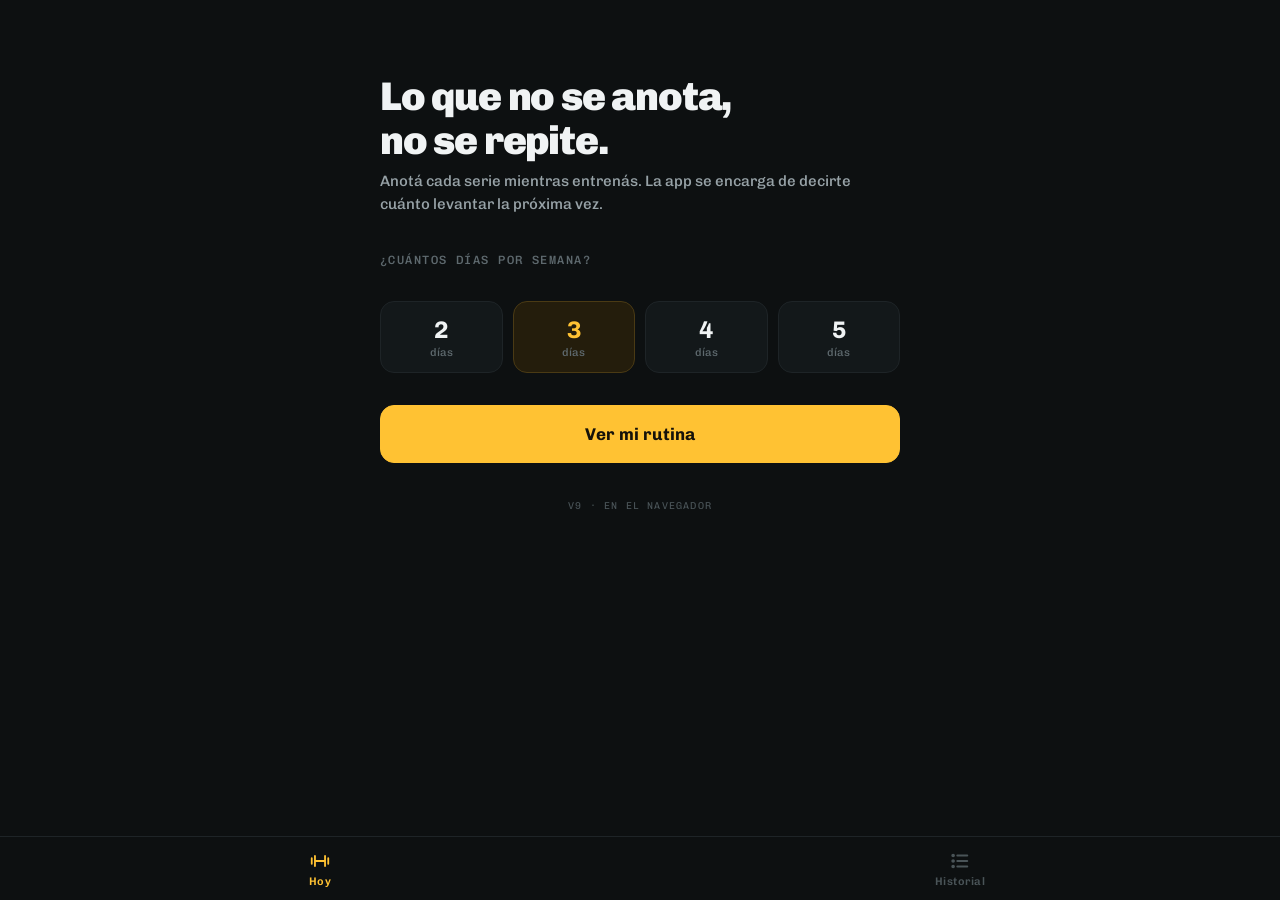
<file: index.html>
<!DOCTYPE html>
<html lang="es-AR">
<head>
<meta charset="utf-8">
<meta name="viewport" content="width=device-width, initial-scale=1, viewport-fit=cover">
<title>Fitapp</title>
<meta name="description" content="Registrá tus entrenamientos. Funciona sin señal.">

<link rel="manifest" href="manifest.webmanifest">

<!-- Las fuentes vienen de Google. El service worker las guarda en la primera apertura con
     señal, así que después funcionan en el subsuelo. Si aun así no llegaran, las pilas de
     respaldo de estilos.css hacen que la app se vea bien igual, solo que con otra letra. -->
<link rel="preconnect" href="https://fonts.googleapis.com">
<link rel="preconnect" href="https://fonts.gstatic.com" crossorigin>
<link rel="stylesheet" href="https://fonts.googleapis.com/css2?family=Chivo:wght@400;500;600;700;900&family=Chivo+Mono:wght@400;500;700&display=swap">

<link rel="stylesheet" href="estilos.css">

<!-- iOS ignora buena parte del manifest. Estas son las que hacen que, al agregarla a la
     pantalla de inicio en iPhone, abra sin la barra de Safari y respete los bordes. -->
<meta name="apple-mobile-web-app-capable" content="yes">
<meta name="apple-mobile-web-app-status-bar-style" content="black-translucent">
<meta name="apple-mobile-web-app-title" content="Fitapp">
<link rel="apple-touch-icon" href="icons/icon-180.png">
<meta name="theme-color" content="#0D1011">
</head>
<body>

<div id="cargando" class="cargando">Cargando…</div>

<div id="error" class="error-fatal" hidden></div>

<main id="app" hidden>
  <!-- Pantalla 1 · Qué entrenar hoy (o la bienvenida, la primera vez) -->
  <section id="pantalla-hoy" class="pantalla"></section>

  <!-- Pantalla 2 · La sesión en curso. Es la que importa. -->
  <section id="pantalla-sesion" class="pantalla" hidden></section>

  <!-- Pantalla 3 · Historial -->
  <section id="pantalla-historial" class="pantalla" hidden></section>
</main>

<nav id="navegacion" class="nav" hidden></nav>

<script type="module" src="app.js"></script>
</body>
</html>
</file>
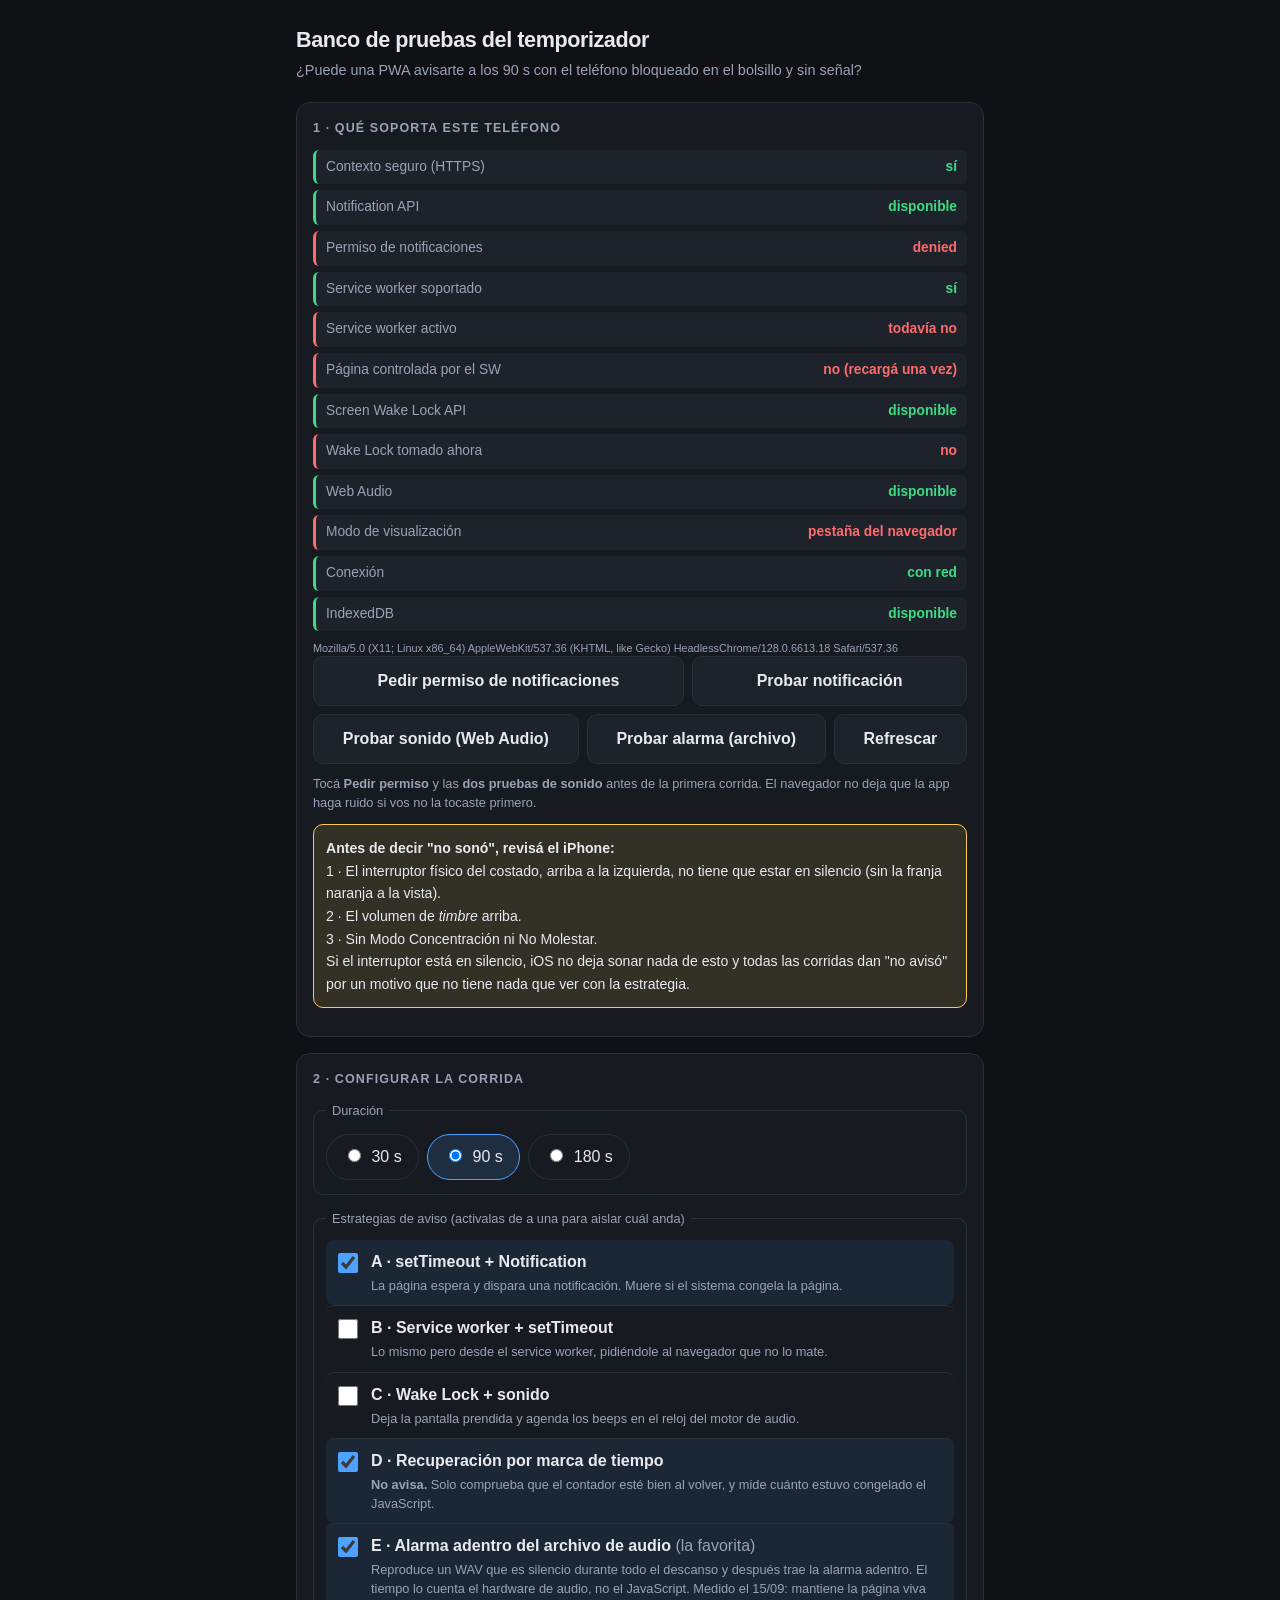
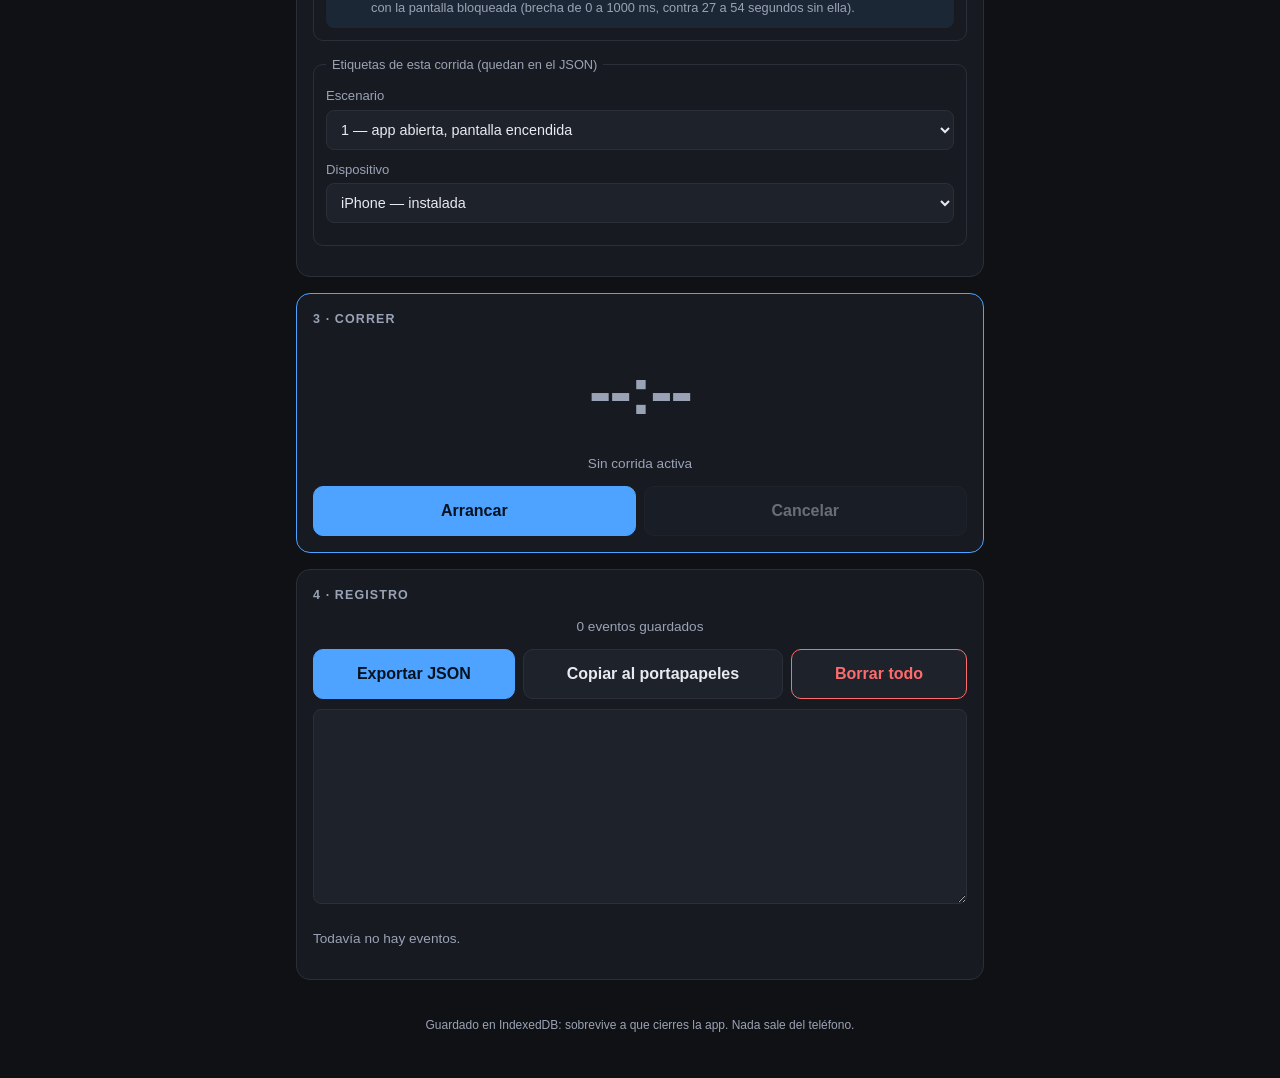
<file: banco/index.html>
<!DOCTYPE html>
<html lang="es-AR">
<head>
<meta charset="utf-8">
<meta name="viewport" content="width=device-width, initial-scale=1, viewport-fit=cover">
<title>Banco de pruebas — Temporizador</title>
<meta name="description" content="Banco de pruebas: ¿puede una PWA avisar a los 90 segundos con el teléfono bloqueado y sin señal?">

<link rel="manifest" href="manifest.webmanifest">
<link rel="stylesheet" href="styles.css">

<!-- iOS ignora buena parte del manifest. Estas tres etiquetas son las que hacen que,
     al agregarla a la pantalla de inicio en iPhone, abra sin la barra de Safari. -->
<meta name="apple-mobile-web-app-capable" content="yes">
<meta name="apple-mobile-web-app-status-bar-style" content="black-translucent">
<meta name="apple-mobile-web-app-title" content="Timer">
<link rel="apple-touch-icon" href="../icons/icon-180.png">

<meta name="theme-color" content="#0f1115">
</head>
<body>

<header>
  <h1>Banco de pruebas del temporizador</h1>
  <p class="sub">¿Puede una PWA avisarte a los 90 s con el teléfono bloqueado en el bolsillo y sin señal?</p>
</header>

<!-- ================================================== 1. QUÉ SOPORTA ESTE TELÉFONO -->
<section>
  <h2>1 · Qué soporta este teléfono</h2>
  <div id="capacidades" class="caps"></div>
  <p class="agente" id="agente"></p>
  <div class="botonera">
    <button id="btnPermiso" class="sec">Pedir permiso de notificaciones</button>
    <button id="btnProbarNotif" class="sec">Probar notificación</button>
    <button id="btnProbarSonido" class="sec">Probar sonido (Web Audio)</button>
    <button id="btnProbarAlarma" class="sec">Probar alarma (archivo)</button>
    <button id="btnRefrescar" class="sec">Refrescar</button>
  </div>
  <p class="ayuda">
    Tocá <strong>Pedir permiso</strong> y las <strong>dos pruebas de sonido</strong> antes de la
    primera corrida. El navegador no deja que la app haga ruido si vos no la tocaste primero.
  </p>
  <div class="aviso">
    <strong>Antes de decir "no sonó", revisá el iPhone:</strong><br>
    1 · El interruptor físico del costado, arriba a la izquierda, no tiene que estar en silencio
    (sin la franja naranja a la vista).<br>
    2 · El volumen de <em>timbre</em> arriba.<br>
    3 · Sin Modo Concentración ni No Molestar.<br>
    Si el interruptor está en silencio, iOS no deja sonar nada de esto y todas las corridas
    dan "no avisó" por un motivo que no tiene nada que ver con la estrategia.
  </div>
</section>

<!-- ============================================================ 2. CONFIGURACIÓN -->
<section>
  <h2>2 · Configurar la corrida</h2>

  <fieldset>
    <legend>Duración</legend>
    <label class="radio"><input type="radio" name="dur" value="30"> 30 s</label>
    <label class="radio"><input type="radio" name="dur" value="90" checked> 90 s</label>
    <label class="radio"><input type="radio" name="dur" value="180"> 180 s</label>
  </fieldset>

  <fieldset>
    <legend>Estrategias de aviso <span class="leve">(activalas de a una para aislar cuál anda)</span></legend>

    <label class="check">
      <input type="checkbox" id="estA" checked>
      <span><strong>A · setTimeout + Notification</strong>
      <em>La página espera y dispara una notificación. Muere si el sistema congela la página.</em></span>
    </label>

    <label class="check">
      <input type="checkbox" id="estB">
      <span><strong>B · Service worker + setTimeout</strong>
      <em>Lo mismo pero desde el service worker, pidiéndole al navegador que no lo mate.</em></span>
    </label>

    <label class="check">
      <input type="checkbox" id="estC">
      <span><strong>C · Wake Lock + sonido</strong>
      <em>Deja la pantalla prendida y agenda los beeps en el reloj del motor de audio.</em></span>
    </label>

    <label class="check">
      <input type="checkbox" id="estD" checked>
      <span><strong>D · Recuperación por marca de tiempo</strong>
      <em><strong>No avisa.</strong> Solo comprueba que el contador esté bien al volver, y mide cuánto estuvo congelado el JavaScript.</em></span>
    </label>

    <label class="check">
      <input type="checkbox" id="estE" checked>
      <span><strong>E · Alarma adentro del archivo de audio</strong> <span class="leve">(la favorita)</span>
      <em>Reproduce un WAV que es silencio durante todo el descanso y después trae la alarma adentro.
      El tiempo lo cuenta el hardware de audio, no el JavaScript. Medido el 15/09: mantiene la página
      viva con la pantalla bloqueada (brecha de 0 a 1000 ms, contra 27 a 54 segundos sin ella).</em></span>
    </label>
  </fieldset>

  <fieldset>
    <legend>Etiquetas de esta corrida <span class="leve">(quedan en el JSON)</span></legend>
    <label class="campo">Escenario
      <select id="escenario">
        <option value="1 — app abierta, pantalla encendida">1 — app abierta, pantalla encendida</option>
        <option value="2 — app abierta, pantalla bloqueada">2 — app abierta, pantalla bloqueada</option>
        <option value="3 — segundo plano, pantalla encendida">3 — segundo plano, pantalla encendida</option>
        <option value="4 — segundo plano, pantalla bloqueada">4 — segundo plano, pantalla bloqueada</option>
        <option value="5 — bloqueada, en el bolsillo, 5 min">5 — bloqueada, en el bolsillo, 5 min</option>
        <option value="6 — modo avión + pantalla bloqueada">6 — modo avión + pantalla bloqueada ★</option>
      </select>
    </label>
    <label class="campo">Dispositivo
      <select id="dispositivo">
        <option value="iPhone — instalada">iPhone — instalada</option>
        <option value="iPhone — pestaña Safari">iPhone — pestaña Safari</option>
        <option value="Android — instalada">Android — instalada</option>
        <option value="Android — pestaña Chrome">Android — pestaña Chrome</option>
        <option value="Escritorio">Escritorio</option>
      </select>
    </label>
  </fieldset>
</section>

<!-- ============================================================== 3. TEMPORIZADOR -->
<section class="destacada">
  <h2>3 · Correr</h2>
  <div id="contador" class="contador">--:--</div>
  <p id="sobrante" class="sobrante"></p>
  <p id="estadoCorrida" class="estado">Sin corrida activa</p>
  <div class="botonera">
    <button id="btnArrancar" class="principal">Arrancar</button>
    <button id="btnCancelar" class="sec" disabled>Cancelar</button>
  </div>

  <div id="avisoReanudacion" class="aviso" hidden></div>

  <div id="marcado" class="marcado" hidden>
    <h3>¿El teléfono te avisó?</h3>
    <p class="ayuda">
      El log sabe si el sistema <em>creó</em> la notificación. No sabe si vos la escuchaste
      con el teléfono en el bolsillo. Ese dato lo ponés vos y es el que decide todo.
    </p>
    <textarea id="notaMarcado" rows="2" placeholder="Nota opcional: qué pasó, qué escuchaste, cuánto tardó…"></textarea>
    <div class="botonera">
      <button id="btnSiAviso" class="ok">Sí, me avisó</button>
      <button id="btnNoAviso" class="mal">No, no me avisó</button>
    </div>
  </div>
</section>

<!-- ==================================================================== 4. REGISTRO -->
<section>
  <h2>4 · Registro</h2>
  <p class="estado" id="conteoLog">0 eventos guardados</p>
  <div class="botonera">
    <button id="btnExportar" class="principal">Exportar JSON</button>
    <button id="btnCopiar" class="sec">Copiar al portapapeles</button>
    <button id="btnBorrar" class="peligro">Borrar todo</button>
  </div>
  <p class="ayuda" id="avisoCopia"></p>
  <textarea id="volcado" rows="8" hidden readonly></textarea>
  <div id="log" class="log"></div>
</section>

<footer>
  <p>Guardado en IndexedDB: sobrevive a que cierres la app. Nada sale del teléfono.</p>
</footer>

<script src="db.js"></script>
<script src="app.js"></script>
</body>
</html>
</file>
<file: estilos.css>
/*
 * estilos.css — Pensado para usarse de pie, en un gimnasio, con las manos transpiradas.
 *
 * Cuatro reglas que gobiernan todo lo de abajo:
 *
 *   1. El amarillo es el ÚNICO color de la app y significa una sola cosa: esto pasó, o
 *      esto es lo que sigue. Serie completada, día entrenado, botón principal, récord.
 *      Nunca decoración. Si algo tiene que destacarse y no es eso, se destaca con tamaño
 *      o con peso tipográfico, no con color.
 *   2. Nada tocable mide menos de 48 px. Android recomienda 48 y Apple 44; con los dedos
 *      húmedos y de pie, el piso es 48.
 *   3. Todo número lleva tabular-nums. Sin eso, 42,5 y 45 tienen distinto ancho y el
 *      número salta cada vez que se toca el ±.
 *   4. Nada se mueve de lugar entre una serie y la siguiente.
 */

:root {
  /*
   * Zonas que el teléfono se reserva: arriba el Dynamic Island, abajo la barra de gestos.
   * SOLO funcionan si el <meta viewport> lleva `viewport-fit=cover`, y solo existen con la
   * app instalada: en una pestaña del navegador valen cero.
   */
  --safe-top: env(safe-area-inset-top, 0px);
  --safe-bottom: env(safe-area-inset-bottom, 0px);

  --bg: #0D1011;
  --card: #13181A;
  --card-alto: #171C1F;
  --control: #222A2E;
  --linea: #2A3235;
  --linea-suave: #1E2427;

  --texto: #F0F3F4;
  --texto-2: #97A2A7;
  --texto-3: #5E696E;
  --texto-4: #4A5458;

  --senal: #FFC233;
  --senal-fondo: #241D0C;
  --senal-borde: #4A3A14;

  --alerta: #E06A5A;

  --alto-nav: 64px;
}

* { box-sizing: border-box; -webkit-tap-highlight-color: transparent; }

/* Saca la espera de 300 ms que el navegador deja por si venía un doble toque. En una app
   donde se aprieta el mismo botón 30 veces seguidas, se nota. */
* { touch-action: manipulation; }

/*
 * Lo que separa "app" de "página web abierta en el celular": sin esto, mantener apretado
 * un ejercicio ofrece copiar el texto, y arrastrar hace rebotar toda la pantalla.
 */
html, body {
  -webkit-user-select: none;
  user-select: none;
  -webkit-touch-callout: none;
  -webkit-tap-highlight-color: transparent;
  overscroll-behavior-y: none;
}
input, textarea { -webkit-user-select: text; user-select: text; }

body {
  margin: 0;
  padding: 0 0 calc(var(--alto-nav) + var(--safe-bottom));
  background: var(--bg);
  color: var(--texto);
  font-family: Chivo, "Helvetica Neue", Arial, sans-serif;
  font-size: 16px;
  line-height: 1.5;
  -webkit-text-size-adjust: 100%;
  -webkit-font-smoothing: antialiased;
}

/* Todo lo que sea un número lleva esto. */
.num {
  font-family: "Chivo Mono", ui-monospace, Menlo, monospace;
  font-variant-numeric: tabular-nums;
}

.pantalla {
  max-width: 560px;
  margin-inline: auto;
  padding: calc(20px + var(--safe-top)) 20px 28px;
}

.cargando, .error-fatal {
  padding: calc(48px + var(--safe-top)) 20px 32px;
  text-align: center;
  color: var(--texto-3);
}
.error-fatal {
  color: var(--alerta);
  text-align: left;
  max-width: 560px;
  margin-inline: auto;
  line-height: 1.6;
}

/* ================================================================ tipografía */

.etiqueta {
  font-family: "Chivo Mono", ui-monospace, Menlo, monospace;
  font-size: 12px;
  font-weight: 500;
  letter-spacing: 0.12em;
  text-transform: uppercase;
  color: var(--texto-3);
}

.titulo-pantalla {
  font-size: 46px;
  font-weight: 900;
  line-height: 1.05;
  letter-spacing: -0.03em;
  margin: 4px 0 0;
}

.secundario {
  font-size: 15px;
  font-weight: 500;
  color: var(--texto-2);
  margin: 8px 0 0;
}

/* =================================================================== botones */

button {
  font-family: inherit;
  font-size: 16px;
  font-weight: 600;
  color: var(--texto);
  background: var(--control);
  border: 1px solid var(--linea);
  border-radius: 14px;
  min-height: 48px;
  padding: 12px 16px;
  cursor: pointer;
}
button:active { opacity: 0.75; }
button:disabled { opacity: 0.3; }

.boton-principal {
  width: 100%;
  min-height: 62px;
  background: var(--senal);
  border-color: var(--senal);
  color: #16120A;
  font-size: 17px;
  font-weight: 700;
}

/*
 * El "Listo" mientras todavía falta cargar el peso.
 *
 * Antes heredaba el `opacity: 0.3` de `button:disabled` y quedaba un amarillo lavado. Eso
 * se lee como un botón roto, no como uno que está esperando un dato. En gris se entiende
 * solo: todavía no es el momento de apretarlo.
 *
 * Y va en contra de la regla 1 de este archivo: el amarillo significa "esto pasó, o esto
 * es lo que sigue". Un botón que no se puede apretar no es ninguna de las dos.
 *
 * Solo cambian los colores. El alto, el ancho, el padding y el grosor del borde son los
 * mismos que habilitado, así que el botón no se mueve ni cambia de tamaño al habilitarse.
 */
.boton-principal:disabled {
  opacity: 1;
  background: var(--control);
  border-color: var(--linea);
  color: var(--texto-3);
}

.boton-cta {
  width: 100%;
  min-height: 58px;
  background: var(--senal);
  border-color: var(--senal);
  color: #16120A;
  font-size: 17px;
  font-weight: 700;
}

/* Con borde y sin relleno: es una salida, no el camino principal. */
.boton-borde {
  width: 100%;
  min-height: 58px;
  background: transparent;
  border: 1px solid var(--linea);
  color: var(--texto-2);
}

/* ===================================================== HOY · lista apilada */

.tarjeta {
  background: var(--card);
  border: 1px solid var(--linea-suave);
  border-radius: 18px;
  overflow: hidden;
}

/*
 * La referencia de la "F" de la lista.
 *
 * Va alineada a la derecha a propósito: es la columna que explica, y así se lee como un
 * encabezado de esa columna y no como una nota suelta. Lo más apagado de la paleta, porque
 * se lee una vez en la vida y después estorba.
 */
.referencia-lista {
  margin: 20px 0 6px;
  text-align: right;
  font-size: 12px;
  color: var(--texto-4);
}

/*
 * Una fila por ejercicio: número, nombre, y qué le va a pedir la app.
 *
 * El dato de la derecha pasó de "3 × 8-12" a los objetivos reales ("9 · 10 · al fallo"),
 * que ocupa más del doble. A 360 px de ancho eso dejaba al nombre sin lugar y lo partía en
 * tres renglones.
 *
 * La solución es `flex-wrap`: cuando el nombre y el dato no entran juntos, el dato baja
 * solo a su propia línea, alineado a la derecha. El dato nunca se parte —va en una línea
 * siempre, con `nowrap`—, así que lo único que puede bajar es él entero.
 *
 * Las filas que sí entran quedan en un renglón. Eso depende de la base del nombre: ver el
 * comentario de `.fila-nombre`.
 */
.fila-ejercicio {
  display: flex;
  flex-wrap: wrap;
  align-items: center;
  gap: 14px;
  padding: 16px 18px;
  min-height: 60px;
}
.fila-ejercicio + .fila-ejercicio { border-top: 1px solid var(--linea-suave); }

.fila-numero {
  font-family: "Chivo Mono", ui-monospace, Menlo, monospace;
  font-variant-numeric: tabular-nums;
  font-size: 13px;
  font-weight: 500;
  color: var(--texto-4);
  min-width: 22px;
}
/*
 * `auto` es lo que hace que el salto de línea dependa del nombre de verdad.
 *
 * Flexbox decide el corte con el tamaño que pide cada ítem, y con una base en porcentaje
 * el nombre "pedía" siempre lo mismo midiera lo que midiera: el corte no lo miraba nunca
 * y todas las filas terminaban partidas, también las cortas. Con `auto` pide lo que ocupa
 * su texto, así que las que entran quedan en un renglón.
 *
 * El `min-width: 0` es para cuando el nombre solo ya es más ancho que la fila: sin eso no
 * podría achicarse por debajo de su palabra más larga y desbordaría la tarjeta.
 */
.fila-nombre { flex: 1 1 auto; min-width: 0; font-size: 16px; font-weight: 600; }
.fila-dato {
  /* Alineado a la derecha tanto al lado del nombre como cuando baja a su propia línea. */
  margin-left: auto;
  font-family: "Chivo Mono", ui-monospace, Menlo, monospace;
  font-variant-numeric: tabular-nums;
  font-size: 13px;
  font-weight: 500;
  color: var(--texto-3);
  white-space: nowrap;
}

.otros-dias { margin-top: 28px; }
.otro-dia {
  display: flex;
  justify-content: space-between;
  align-items: center;
  width: 100%;
  background: none;
  border: none;
  border-top: 1px solid var(--linea-suave);
  border-radius: 0;
  padding: 14px 2px;
  color: var(--texto-3);
  font-size: 15px;
  font-weight: 500;
  min-height: 52px;
}

.barra-inferior { margin-top: 28px; }

/* ================================================================== SESIÓN */

.sesion-cabecera { display: flex; align-items: flex-start; justify-content: space-between; gap: 12px; }
.sesion-nombre { font-size: 20px; font-weight: 700; letter-spacing: -0.01em; margin: 6px 0 0; }

/*
 * El link al video del ejercicio. Abre YouTube afuera: no hay reproductor incrustado.
 *
 * Deliberadamente discreto y en gris: es una ayuda para cuando no te acordás cómo se hace
 * el movimiento, no la acción principal de la pantalla. La principal es anotar la serie.
 * El alto de 44 px es para que se pueda tocar con el pulgar sin apuntar.
 */
.link-video {
  display: inline-flex;
  align-items: center;
  gap: 6px;
  min-height: 44px;
  margin-top: 2px;
  color: var(--texto-2);
  font-size: 14px;
  font-weight: 600;
  text-decoration: none;
}
.link-video:active { color: var(--senal); }
.sesion-salir {
  min-height: 48px;
  min-width: 48px;
  padding: 0;
  background: none;
  border: none;
  color: var(--texto-3);
  display: flex;
  align-items: center;
  justify-content: center;
  flex: none;
}

/* Un segmento por ejercicio: se ve de un vistazo cuánto falta. */
.segmentos { display: flex; gap: 4px; margin: 16px 0 24px; }
.segmento { flex: 1; height: 3px; border-radius: 2px; background: var(--linea); }
.segmento.hecho { background: var(--senal); }
.segmento.actual { background: var(--texto-3); }

/* --- Series ya hechas: filas compactas con el círculo amarillo --- */

.hechas { margin-bottom: 20px; }
.hecha {
  display: flex;
  align-items: center;
  gap: 12px;
  padding: 8px 2px;
  min-height: 48px;
}
.hecha + .hecha { border-top: 1px solid var(--linea-suave); }

.tilde {
  width: 22px;
  height: 22px;
  border-radius: 50%;
  background: var(--senal);
  display: flex;
  align-items: center;
  justify-content: center;
  flex: none;
  color: #16120A;
}
.hecha-texto {
  flex: 1;
  font-family: "Chivo Mono", ui-monospace, Menlo, monospace;
  font-variant-numeric: tabular-nums;
  font-size: 15px;
  font-weight: 500;
  color: var(--texto-2);
}

/* Contra qué objetivo se hizo esa serie. En gris más apagado: es contexto, no el dato
   principal, que es lo que la persona levantó. En amarillo cuando lo alcanzó, porque el
   amarillo en esta app significa una sola cosa: esto pasó. */
.hecha-meta { color: var(--texto-4); font-weight: 400; }
.hecha-meta.lograda { color: var(--senal); }

.hecha-borrar {
  min-height: 48px;
  min-width: 48px;
  padding: 0;
  background: none;
  border: none;
  color: var(--texto-4);
  display: flex;
  align-items: center;
  justify-content: center;
  flex: none;
}
.hecha-borrar.confirmando { color: var(--alerta); }

/* --- La tarjeta de la serie que toca. El corazón de la app. --- */

.tarjeta-serie {
  background: var(--card);
  border: 1px solid var(--linea);
  border-radius: 20px;
  padding: 18px;
}

.tarjeta-serie-cabecera {
  display: flex;
  justify-content: space-between;
  align-items: baseline;
  gap: 12px;
  margin-bottom: 18px;
}

/* Regla 3: lo de la vez pasada se ve EN LA MISMA TARJETA donde se carga. */
.vez-pasada { text-align: right; }

.valor-bloque { display: flex; align-items: center; justify-content: center; gap: 12px; }

.peso-grande {
  font-family: "Chivo Mono", ui-monospace, Menlo, monospace;
  font-variant-numeric: tabular-nums;
  font-size: 56px;
  font-weight: 700;
  line-height: 1;
  letter-spacing: -0.03em;
  background: none;
  border: none;
  color: var(--texto);
  padding: 0;
  min-height: 64px;
  min-width: 150px;
}

/* La primera vez con un ejercicio la app no recomienda peso: el campo arranca vacío, con
   una raya en gris, y el usuario anota lo que haya usado de verdad en el gimnasio. */
.peso-grande.vacio { color: var(--texto-4); }

.reps-grande {
  font-family: "Chivo Mono", ui-monospace, Menlo, monospace;
  font-variant-numeric: tabular-nums;
  font-size: 36px;
  font-weight: 700;
  line-height: 1;
  background: none;
  border: none;
  color: var(--texto);
  padding: 0;
  min-height: 48px;
  min-width: 100px;
}
.unidad { font-size: 16px; font-weight: 500; color: var(--texto-3); margin-left: 4px; }

.mas-menos {
  display: flex;
  align-items: center;
  justify-content: center;
  padding: 0;
  background: var(--control);
  border: 1px solid var(--linea);
  border-radius: 16px;
  color: var(--texto);
  font-family: "Chivo Mono", ui-monospace, Menlo, monospace;
  font-size: 24px;
  font-weight: 500;
  flex: none;
}
.mas-menos.grande { width: 56px; height: 56px; }
.mas-menos.chico { width: 48px; height: 48px; font-size: 20px; }

.separador { height: 1px; background: var(--linea-suave); margin: 18px 0; }

.valor-entrada {
  width: 150px;
  background: var(--bg);
  border: 2px solid var(--senal);
  border-radius: 12px;
  color: var(--texto);
  font-family: "Chivo Mono", ui-monospace, Menlo, monospace;
  font-variant-numeric: tabular-nums;
  font-size: 32px;
  font-weight: 700;
  text-align: center;
  padding: 8px;
}

/*
 * Regla 2: "Listo" queda en la misma posición EXACTA entre una serie y la siguiente.
 * Por eso el bloque de arriba tiene medidas fijas (los números tienen min-width y los ±
 * miden siempre lo mismo) y esta zona no cambia de alto nunca. Si el layout se corriera un
 * pixel, se rompería el ritmo en la tarea más repetitiva de la app.
 */
.zona-confirmar { margin-top: 20px; }

.nota-lado { font-size: 13px; color: var(--texto-3); text-align: center; margin: 14px 0 0; }

/* --- El objetivo de la serie que viene --- */

/*
 * El objetivo de repeticiones de la serie que viene.
 *
 * Es el dato nuevo de la regla que cerró el socio: cada serie tiene su propio número, no
 * uno para todo el ejercicio. Va arriba de todo en la tarjeta porque es lo primero que
 * el usuario necesita saber cuando levanta la vista del aparato.
 */
.objetivo-serie {
  font-size: 15px;
  color: var(--texto-2);
  padding: 10px 0 2px;
}
.objetivo-serie strong { color: var(--texto); font-weight: 700; }

/* La serie al fallo no tiene número, y se marca distinto para que no se lea como un
   descuido. Es una instrucción, no un dato que falta. */
.objetivo-serie.al-fallo strong { color: var(--senal); }

/* ================================================================ DESCANSO
   PROVISORIO: el diseño definitivo depende de si la alarma aguanta en el bolsillo en
   Android. Si aguanta, esto tiene que estar pensado para guardar el teléfono; si no
   aguanta, para mirarlo. Son dos diseños opuestos. */

.descanso {
  position: fixed;
  inset: 0;
  background: var(--bg);
  z-index: 30;
  display: flex;
  flex-direction: column;
  align-items: center;
  justify-content: center;
  gap: 26px;
  padding: calc(24px + var(--safe-top)) 20px calc(24px + var(--safe-bottom));
}

.anillo { position: relative; width: 236px; height: 236px; flex: none; }
.anillo svg { width: 100%; height: 100%; transform: rotate(-90deg); }
.anillo-pista { stroke: var(--linea); }
.anillo-progreso { stroke: var(--senal); transition: stroke-dashoffset 0.5s linear; }
.anillo-numero {
  position: absolute;
  inset: 0;
  display: flex;
  align-items: center;
  justify-content: center;
  font-family: "Chivo Mono", ui-monospace, Menlo, monospace;
  font-variant-numeric: tabular-nums;
  font-size: 62px;
  font-weight: 700;
  letter-spacing: -0.03em;
}

.ajuste-tiempo { display: flex; gap: 12px; }
.ajuste-tiempo button {
  min-height: 56px;
  min-width: 98px;
  font-family: "Chivo Mono", ui-monospace, Menlo, monospace;
  font-variant-numeric: tabular-nums;
}

.despues {
  width: 100%;
  max-width: 340px;
  background: var(--card);
  border: 1px solid var(--linea-suave);
  border-radius: 18px;
  padding: 16px 18px;
}
.despues-valor {
  font-family: "Chivo Mono", ui-monospace, Menlo, monospace;
  font-variant-numeric: tabular-nums;
  font-size: 20px;
  font-weight: 700;
  margin-top: 6px;
}
.descanso .boton-borde { max-width: 340px; }
.descanso-provisorio {
  font-family: "Chivo Mono", ui-monospace, Menlo, monospace;
  font-size: 11px;
  letter-spacing: 0.1em;
  text-transform: uppercase;
  color: var(--texto-4);
  text-align: center;
}

/* ============================================================== HISTORIAL */

.semana { display: flex; gap: 6px; margin: 20px 0 32px; }
.dia-semana { flex: 1; text-align: center; }
.dia-semana .inicial {
  font-family: "Chivo Mono", ui-monospace, Menlo, monospace;
  font-size: 11px;
  font-weight: 500;
  color: var(--texto-4);
  letter-spacing: 0.06em;
}
.dia-cuadro {
  height: 44px;
  margin-top: 6px;
  border-radius: 10px;
  background: var(--card);
  border: 1px solid var(--linea-suave);
  display: flex;
  align-items: center;
  justify-content: center;
  color: #16120A;
}
.dia-cuadro.entrenado { background: var(--senal); border-color: var(--senal); }
.dia-cuadro.hoy:not(.entrenado) { border-color: var(--texto-3); }

.sesion-fila {
  display: flex;
  align-items: center;
  gap: 16px;
  padding: 16px 0;
  border-top: 1px solid var(--linea-suave);
  min-height: 72px;
}
.sesion-fecha { text-align: center; min-width: 46px; flex: none; }
.sesion-fecha .dia {
  font-family: "Chivo Mono", ui-monospace, Menlo, monospace;
  font-variant-numeric: tabular-nums;
  font-size: 26px;
  font-weight: 700;
  line-height: 1;
}
.sesion-fecha .mes {
  font-family: "Chivo Mono", ui-monospace, Menlo, monospace;
  font-size: 11px;
  text-transform: uppercase;
  letter-spacing: 0.08em;
  color: var(--texto-4);
  margin-top: 3px;
}
.sesion-linea { width: 1px; align-self: stretch; background: var(--linea); flex: none; }
.sesion-cuerpo { flex: 1; min-width: 0; }
.sesion-titulo { font-size: 16px; font-weight: 600; }
.sesion-datos {
  font-family: "Chivo Mono", ui-monospace, Menlo, monospace;
  font-variant-numeric: tabular-nums;
  font-size: 13px;
  color: var(--texto-3);
  margin-top: 4px;
}
.marca {
  font-family: "Chivo Mono", ui-monospace, Menlo, monospace;
  font-size: 10px;
  font-weight: 700;
  letter-spacing: 0.12em;
  text-transform: uppercase;
  padding: 3px 7px;
  border-radius: 5px;
  margin-left: 8px;
  white-space: nowrap;
}
.marca.record { background: var(--senal-fondo); color: var(--senal); border: 1px solid var(--senal-borde); }
.marca.incompleto { background: var(--control); color: var(--texto-3); border: 1px solid var(--linea); }

/* ============================================================ PRIMERA VEZ */

.bienvenida { padding-top: 6vh; }
.frase-fuerte {
  font-size: 40px;
  font-weight: 900;
  line-height: 1.1;
  letter-spacing: -0.03em;
  margin: 0;
}
.opciones-dias { display: flex; gap: 10px; margin: 32px 0; }
.opcion-dia {
  flex: 1;
  min-height: 72px;
  display: flex;
  flex-direction: column;
  align-items: center;
  justify-content: center;
  gap: 2px;
  background: var(--card);
  border: 1px solid var(--linea-suave);
}
.opcion-dia .n {
  font-family: "Chivo Mono", ui-monospace, Menlo, monospace;
  font-variant-numeric: tabular-nums;
  font-size: 24px;
  font-weight: 700;
}
.opcion-dia .txt { font-size: 11px; color: var(--texto-3); font-weight: 500; }
.opcion-dia.elegida { background: var(--senal-fondo); border-color: var(--senal-borde); }
.opcion-dia.elegida .n { color: var(--senal); }

/* ================================================================= varios */

.aviso {
  background: var(--senal-fondo);
  border: 1px solid var(--senal-borde);
  border-radius: 14px;
  padding: 14px 16px;
  margin: 16px 0;
  font-size: 14px;
  line-height: 1.5;
  color: var(--texto-2);
}
.vacio { color: var(--texto-3); font-size: 15px; text-align: center; padding: 40px 16px; }

.marca-version {
  font-family: "Chivo Mono", ui-monospace, Menlo, monospace;
  color: var(--texto-4);
  font-size: 10px;
  text-align: center;
  margin: 36px 0 0;
  letter-spacing: 0.12em;
  text-transform: uppercase;
}

.nav {
  position: fixed;
  left: 0; right: 0; bottom: 0;
  height: calc(var(--alto-nav) + var(--safe-bottom));
  padding-bottom: var(--safe-bottom);
  background: var(--bg);
  border-top: 1px solid var(--linea-suave);
  display: flex;
  z-index: 10;
}
.nav-boton {
  flex: 1;
  background: none;
  border: none;
  border-radius: 0;
  color: var(--texto-4);
  font-size: 11px;
  font-weight: 600;
  display: flex;
  flex-direction: column;
  align-items: center;
  justify-content: center;
  gap: 3px;
  letter-spacing: 0.04em;
}
.nav-boton.activo { color: var(--senal); }
</file>
<file: banco/styles.css>
/* styles.css — oscuro, tipografía grande, pensado para leerse de reojo en el gimnasio. */

:root {
  --fondo: #0f1115;
  --panel: #171a21;
  --panel2: #1e222b;
  --borde: #2a2f3a;
  --texto: #e8eaf0;
  --tenue: #9aa3b5;
  --acento: #4da3ff;
  --ok: #3ddc84;
  --mal: #ff6b6b;
  --alerta: #ffc84d;
}

* { box-sizing: border-box; }

body {
  margin: 0;
  padding: 16px 16px calc(32px + env(safe-area-inset-bottom));
  background: var(--fondo);
  color: var(--texto);
  font: 16px/1.5 -apple-system, BlinkMacSystemFont, "Segoe UI", Roboto, sans-serif;
  max-width: 720px;
  margin-inline: auto;
  -webkit-text-size-adjust: 100%;
}

header { padding: 8px 0 4px; }
h1 { font-size: 1.35rem; margin: 0 0 4px; letter-spacing: -0.02em; }
.sub { margin: 0; color: var(--tenue); font-size: 0.9rem; }

section {
  background: var(--panel);
  border: 1px solid var(--borde);
  border-radius: 14px;
  padding: 16px;
  margin: 16px 0;
}
section.destacada { border-color: var(--acento); }

h2 {
  font-size: 0.78rem;
  text-transform: uppercase;
  letter-spacing: 0.09em;
  color: var(--tenue);
  margin: 0 0 12px;
  font-weight: 600;
}
h3 { font-size: 1rem; margin: 0 0 6px; }

/* ------------------------------------------------------------- capacidades */

.caps { display: grid; gap: 6px; }
.cap {
  display: flex;
  justify-content: space-between;
  align-items: baseline;
  gap: 10px;
  background: var(--panel2);
  border-left: 3px solid var(--borde);
  border-radius: 6px;
  padding: 7px 10px;
  font-size: 0.86rem;
}
.cap.ok { border-left-color: var(--ok); }
.cap.no { border-left-color: var(--mal); }
.cap-n { color: var(--tenue); }
.cap-v { font-weight: 600; text-align: right; font-variant-numeric: tabular-nums; }
.cap.ok .cap-v { color: var(--ok); }
.cap.no .cap-v { color: var(--mal); }

.agente {
  font-size: 0.68rem;
  color: var(--tenue);
  word-break: break-all;
  margin: 10px 0 0;
  line-height: 1.35;
}

/* --------------------------------------------------------------- formulario */

fieldset {
  border: 1px solid var(--borde);
  border-radius: 10px;
  padding: 12px;
  margin: 0 0 14px;
}
legend { font-size: 0.8rem; color: var(--tenue); padding: 0 6px; }
.leve { color: var(--tenue); font-weight: 400; }

.radio {
  display: inline-block;
  padding: 10px 16px;
  margin: 2px 4px 2px 0;
  border: 1px solid var(--borde);
  border-radius: 999px;
  cursor: pointer;
  font-variant-numeric: tabular-nums;
}
.radio:has(input:checked) { border-color: var(--acento); background: rgba(77, 163, 255, 0.14); }
.radio input { margin-right: 6px; }

.check {
  display: flex;
  gap: 10px;
  align-items: flex-start;
  padding: 10px 8px;
  border-radius: 8px;
  cursor: pointer;
}
.check + .check { border-top: 1px solid var(--borde); }
.check:has(input:checked) { background: rgba(77, 163, 255, 0.09); }
.check input { margin-top: 3px; width: 20px; height: 20px; flex: none; accent-color: var(--acento); }
.check em { display: block; color: var(--tenue); font-size: 0.8rem; font-style: normal; margin-top: 2px; }

.campo { display: block; margin-bottom: 10px; font-size: 0.82rem; color: var(--tenue); }
select, textarea {
  display: block;
  width: 100%;
  margin-top: 4px;
  padding: 10px;
  background: var(--panel2);
  color: var(--texto);
  border: 1px solid var(--borde);
  border-radius: 8px;
  font: inherit;
  font-size: 0.9rem;
}

/* ---------------------------------------------------------------- contador */

.contador {
  font-size: 4.2rem;
  font-weight: 700;
  text-align: center;
  font-variant-numeric: tabular-nums;
  letter-spacing: -0.03em;
  margin: 6px 0;
  color: var(--tenue);
}
.contador.corriendo { color: var(--acento); }
.contador.vencido { color: var(--mal); }
.sobrante, .estado { text-align: center; color: var(--tenue); font-size: 0.85rem; margin: 0 0 12px; }

/* ----------------------------------------------------------------- botones */

.botonera { display: flex; flex-wrap: wrap; gap: 8px; }
button {
  flex: 1 1 auto;
  min-width: 120px;
  min-height: 48px;
  padding: 12px 16px;
  border-radius: 10px;
  border: 1px solid var(--borde);
  background: var(--panel2);
  color: var(--texto);
  font: inherit;
  font-weight: 600;
  cursor: pointer;
}
button:active { transform: translateY(1px); }
button:disabled { opacity: 0.4; cursor: not-allowed; }
button.principal { background: var(--acento); border-color: var(--acento); color: #06121f; }
button.ok { background: var(--ok); border-color: var(--ok); color: #05210f; }
button.mal { background: var(--mal); border-color: var(--mal); color: #2a0808; }
button.peligro { color: var(--mal); border-color: var(--mal); }

.ayuda { color: var(--tenue); font-size: 0.8rem; margin: 10px 0 0; }

/* ------------------------------------------------------------------ avisos */

.aviso {
  background: rgba(255, 200, 77, 0.12);
  border: 1px solid var(--alerta);
  border-radius: 10px;
  padding: 12px;
  margin: 12px 0;
  font-size: 0.88rem;
  line-height: 1.6;
}
.marcado {
  background: var(--panel2);
  border: 1px solid var(--alerta);
  border-radius: 10px;
  padding: 14px;
  margin-top: 12px;
}

/* -------------------------------------------------------------------- log */

.log { margin-top: 12px; display: grid; gap: 4px; }
.vacio { color: var(--tenue); font-size: 0.85rem; }

.ev {
  background: var(--panel2);
  border-left: 3px solid var(--borde);
  border-radius: 6px;
  padding: 7px 10px;
  font-size: 0.8rem;
}
.ev.tipo-disparo { border-left-color: var(--ok); }
.ev.tipo-error,
.ev.tipo-sw_no_disparo { border-left-color: var(--mal); }
.ev.tipo-inicio { border-left-color: var(--acento); }
.ev.tipo-reanudacion,
.ev.tipo-veredicto_humano { border-left-color: var(--alerta); }

.ev-cab { display: flex; flex-wrap: wrap; gap: 6px; align-items: center; }
.ev-hora { color: var(--tenue); font-variant-numeric: tabular-nums; font-size: 0.75rem; }
.ev-tipo { font-weight: 700; }
.ev-det { color: var(--tenue); margin-top: 3px; line-height: 1.4; }

.tag {
  font-size: 0.68rem;
  padding: 1px 7px;
  border-radius: 999px;
  border: 1px solid var(--borde);
  font-weight: 600;
}
.tag.bien { color: var(--ok); border-color: var(--ok); }
.tag.mal { color: var(--mal); border-color: var(--mal); }
.tag.origen { color: var(--tenue); }
.tag.est-A, .tag.est-B, .tag.est-C, .tag.est-D, .tag.est-E {
  color: var(--acento);
  border-color: var(--acento);
}

footer { color: var(--tenue); font-size: 0.75rem; text-align: center; padding: 8px 0 0; }

@media (prefers-color-scheme: light) {
  /* A propósito no cambia: el banco de pruebas se usa siempre en oscuro para que el
     contador se lea igual en el gimnasio a cualquier hora. */
}
</file>
